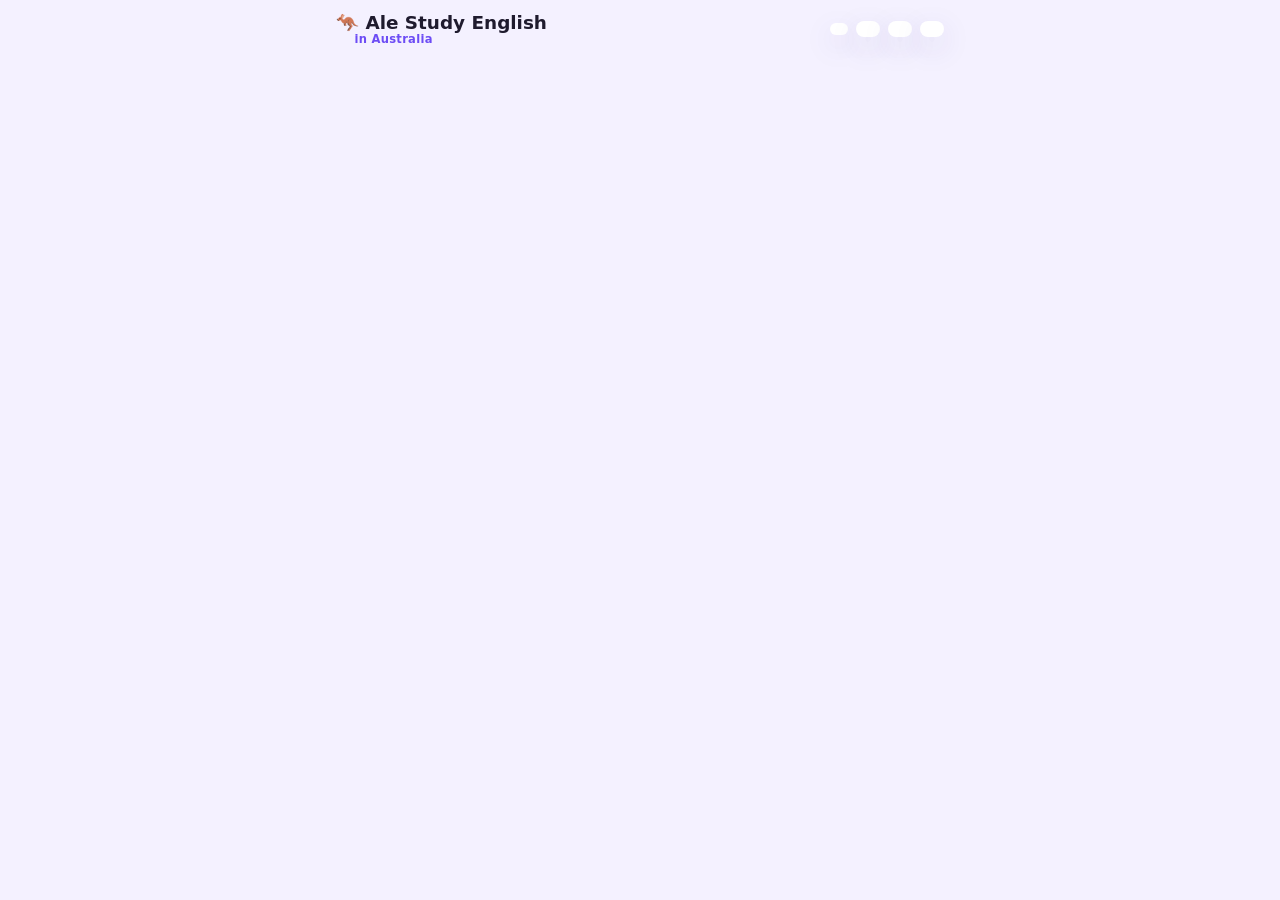
<file: index.html>
<!DOCTYPE html>
<html lang="es">
<head>
<meta charset="UTF-8">
<title>Ale Study English in Australia</title>
<!-- Abre la app directamente cuando entras a la dirección principal -->
<meta http-equiv="refresh" content="0; url=app.html">
</head>
<body>
<a href="app.html">Abrir Ale Study English in Australia</a>
</body>
</html>
</file>
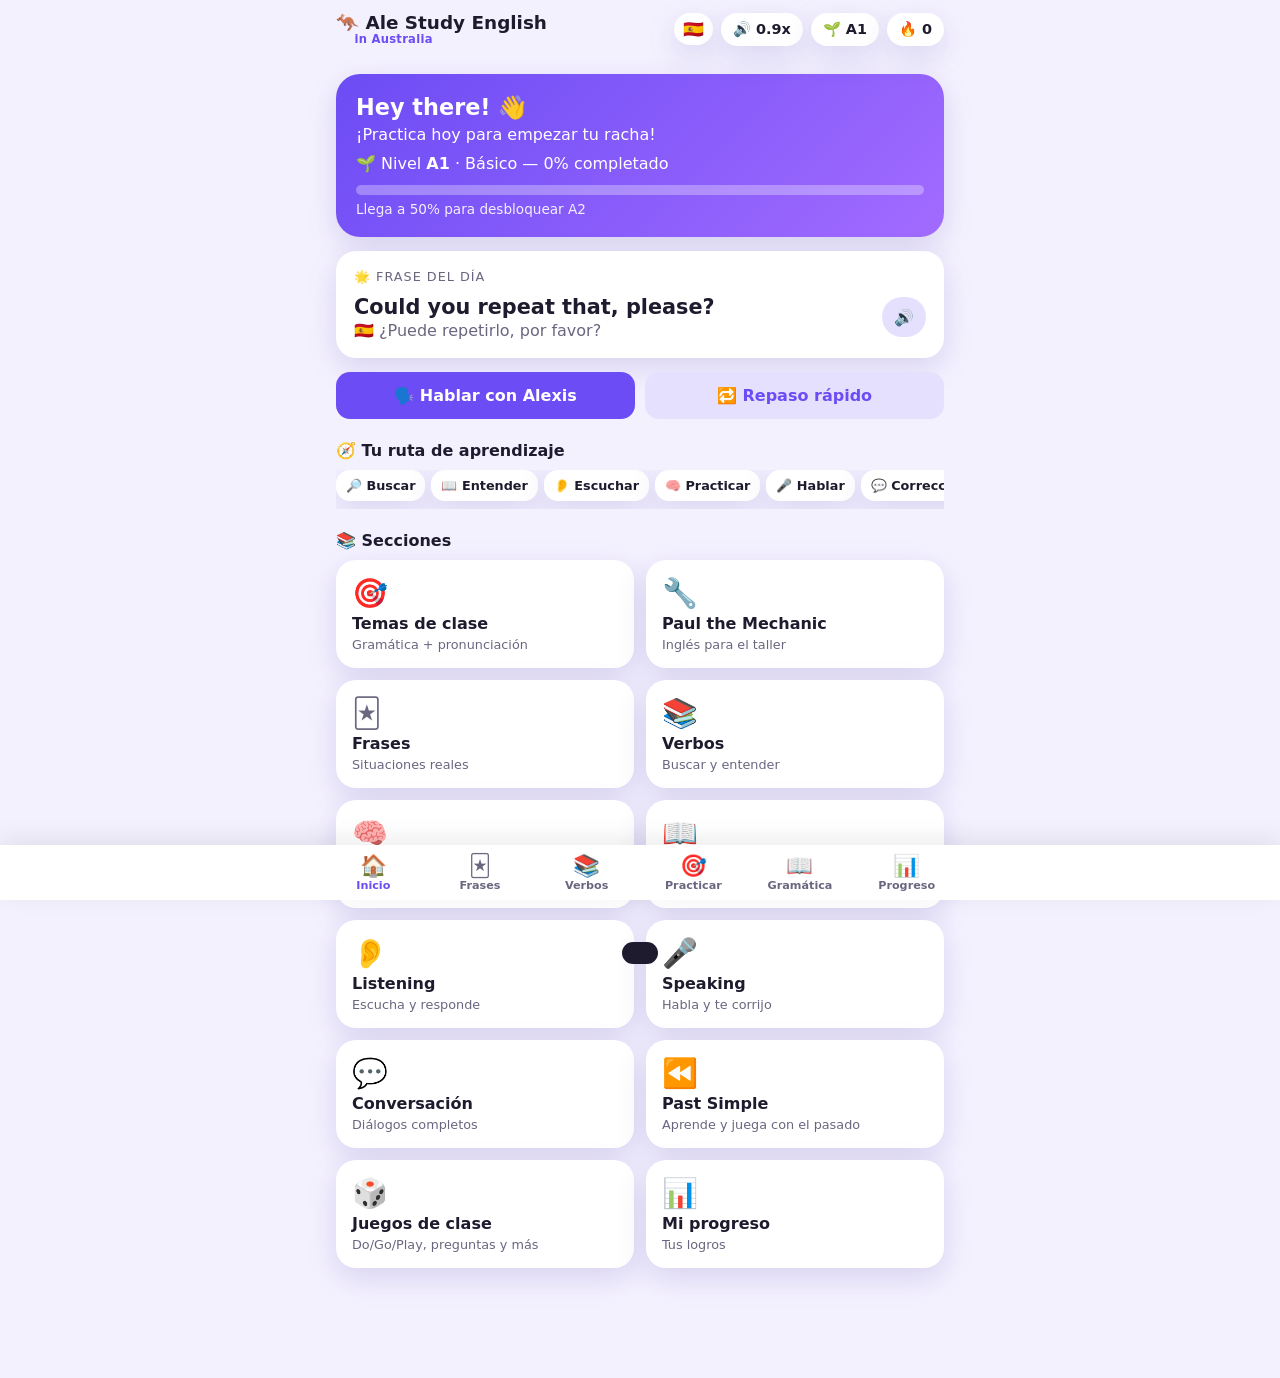
<file: app.html>
<!DOCTYPE html>
<html lang="es">
<head>
<meta charset="UTF-8">
<meta name="viewport" content="width=device-width, initial-scale=1, viewport-fit=cover">
<meta name="theme-color" content="#6c4cf5">
<meta name="apple-mobile-web-app-capable" content="yes">
<meta name="apple-mobile-web-app-title" content="Ale Study English">
<title>Ale Study English in Australia</title>
<link rel="manifest" href="manifest.json">
<link rel="icon" href="icon.svg" type="image/svg+xml">
<link rel="apple-touch-icon" href="icon.svg">
<link rel="stylesheet" href="css/styles.css">
</head>
<body>
  <!-- Encabezado: logo, nivel y racha -->
  <header class="topbar">
    <div class="topbar-inner">
      <span class="logo" dir="ltr">🦘 Ale Study English<small>in Australia</small></span>
      <button class="pill" id="langBtn" title="Idioma / اللغة"></button>
      <button class="pill" id="speedBtn" title="Velocidad de la voz (toca para cambiar)"></button>
      <button class="pill" id="levelBtn" title="Cambiar nivel"></button>
      <button class="pill" id="streakBtn" title="Mi progreso"></button>
    </div>
  </header>

  <!-- Aquí se dibuja la sección actual -->
  <main id="view"></main>

  <!-- Menú de abajo -->
  <nav class="bottomnav" id="bottomnav"></nav>
  <div class="toast" id="toast"></div>

  <!-- 1) Datos (frases, verbos, gramática, conversaciones) -->
  <script src="js/data/phrases.js"></script>
  <script src="js/data/verbs.js"></script>
  <script src="js/data/grammar.js"></script>
  <script src="js/data/speaking.js"></script>
  <script src="js/data/games.js"></script>
  <script src="js/data/past.js"></script>
  <script src="js/data/topics.js"></script>
  <script src="js/data/paul.js"></script>
  <!-- Idioma de ayuda: traducciones al árabe + selector de idioma -->
  <script src="js/data/ar.js"></script>
  <script src="js/i18n.js"></script>
  <!-- 2) Núcleo: progreso, audio, micrófono, corrector y ejercicios -->
  <script src="js/core.js"></script>
  <script src="js/checker.js"></script>
  <script src="js/quiz.js"></script>
  <!-- 3) Secciones -->
  <script src="js/sections/home.js"></script>
  <script src="js/sections/phrases.js"></script>
  <script src="js/sections/verbs.js"></script>
  <script src="js/sections/practice.js"></script>
  <script src="js/sections/listening.js"></script>
  <script src="js/sections/speaking.js"></script>
  <script src="js/sections/conversation.js"></script>
  <script src="js/sections/grammar.js"></script>
  <script src="js/sections/progress.js"></script>
  <script src="js/sections/tutor.js"></script>
  <script src="js/sections/games.js"></script>
  <script src="js/sections/past.js"></script>
  <script src="js/sections/topics.js"></script>
  <!-- 4) Arranque -->
  <script src="js/main.js"></script>
</body>
</html>
</file>
<file: css/styles.css>
/* =====================================================================
   Ale Study English in Australia — estilos
   Los colores están en variables (--nombre) para cambiarlos en un solo lugar.
   ===================================================================== */
:root {
  --bg: #f4f1ff;
  --card: #ffffff;
  --text: #1f1b2e;
  --muted: #6b6680;
  --accent: #6c4cf5;
  --accent-soft: #e6e0ff;
  --good: #1f9d63;
  --good-soft: #dcf5e8;
  --bad: #e5484d;
  --bad-soft: #fde4e4;
  --warn: #e08a00;
  --warn-soft: #fff0d6;
  --shadow: 0 10px 30px rgba(60, 40, 150, 0.15);

  /* Colores de los tiempos verbales */
  --pres: #1f9d63;
  --past: #e5484d;
  --pp: #8e4ec6;
  --fut: #2f7ae5;
  --ger: #e08a00;
}
@media (prefers-color-scheme: dark) {
  :root {
    --bg: #15131f;
    --card: #221f31;
    --text: #f1eefb;
    --muted: #a39fb8;
    --accent: #9b85ff;
    --accent-soft: #332c55;
    --good: #3ccf8e;
    --good-soft: #173a2a;
    --bad: #ff6b70;
    --bad-soft: #3d1d22;
    --warn: #ffb547;
    --warn-soft: #3b2d14;
    --shadow: 0 10px 30px rgba(0, 0, 0, 0.4);
    --pres: #3ccf8e;
    --past: #ff6b70;
    --pp: #bf8cf0;
    --fut: #6aa6ff;
    --ger: #ffb547;
  }
}
* { box-sizing: border-box; }
html { -webkit-text-size-adjust: 100%; }
body {
  margin: 0;
  font-family: "Segoe UI", system-ui, -apple-system, sans-serif;
  background: var(--bg);
  color: var(--text);
  min-height: 100vh;
}
button { font-family: inherit; }
[hidden] { display: none !important; }

/* ---------- Estructura ---------- */
.topbar {
  position: sticky; top: 0; z-index: 20;
  background: color-mix(in srgb, var(--bg) 88%, transparent);
  backdrop-filter: blur(10px);
}
.topbar-inner {
  max-width: 640px; margin: 0 auto; padding: 12px 16px;
  display: flex; align-items: center; gap: 8px;
}
.logo { font-weight: 800; font-size: 1.15rem; margin-inline-end: auto; cursor: pointer; line-height: 1.15; }
.logo small { display: block; font-size: 0.72rem; font-weight: 700; color: var(--accent); padding-inline-start: 1.6em; letter-spacing: 0.3px; }
.pill {
  border: none; background: var(--card); color: var(--text); box-shadow: var(--shadow);
  border-radius: 999px; padding: 8px 12px; font-weight: 700; font-size: 0.9rem; cursor: pointer;
  white-space: nowrap; flex-shrink: 0;
}
main { max-width: 640px; margin: 0 auto; padding: 8px 16px 110px; }

.bottomnav {
  position: fixed; bottom: 0; left: 0; right: 0; z-index: 20;
  background: var(--card); box-shadow: 0 -6px 24px rgba(0, 0, 0, 0.08);
  padding-bottom: env(safe-area-inset-bottom);
}
.bottomnav-inner { max-width: 640px; margin: 0 auto; display: grid; grid-template-columns: repeat(6, 1fr); }
.navbtn {
  border: none; background: none; color: var(--muted); cursor: pointer;
  padding: 10px 2px 8px; display: flex; flex-direction: column; align-items: center; gap: 2px;
  font-size: 0.7rem; font-weight: 600;
}
.navbtn .ico { font-size: 1.35rem; line-height: 1; }
.navbtn.active { color: var(--accent); }

/* ---------- Piezas comunes ---------- */
h1.page { font-size: 1.5rem; margin: 8px 0 4px; }
.lead { color: var(--muted); margin: 0 0 16px; }
.section-title { font-size: 1rem; font-weight: 800; margin: 22px 0 10px; }
.card-box { background: var(--card); border-radius: 20px; box-shadow: var(--shadow); padding: 18px; margin-bottom: 14px; }
.muted { color: var(--muted); }
.small { font-size: 0.85rem; }
.row { display: flex; align-items: center; gap: 10px; }
.spacer { flex: 1; }

.btn {
  border: none; padding: 14px 18px; border-radius: 14px; font-size: 1rem; font-weight: 700;
  cursor: pointer; color: #fff; background: var(--accent);
}
.btn:disabled { opacity: 0.5; cursor: default; }
.btn.on { background: var(--bad); animation: pulse 1.2s infinite; }
.btn.mic-lang { flex: 1; padding: 11px 6px; font-size: 0.95rem; white-space: nowrap; }
.btn.block { width: 100%; }
.btn.good { background: var(--good); }
.btn.learning, .btn.warn { background: var(--warn); }
.btn.known { background: var(--good); }
.btn.ghost { background: var(--card); color: var(--text); box-shadow: var(--shadow); }
.btn.soft { background: var(--accent-soft); color: var(--accent); }
.btn-row { display: flex; gap: 10px; flex-wrap: wrap; }
.btn-row > .btn { flex: 1; }

.icon-btn {
  border: none; background: var(--accent-soft); color: var(--accent);
  border-radius: 999px; min-width: 40px; height: 40px; padding: 0 12px; cursor: pointer;
  font-size: 1rem; font-weight: 700; flex-shrink: 0;
}
.chip {
  border: none; background: var(--card); color: var(--text);
  padding: 9px 14px; border-radius: 999px; cursor: pointer; white-space: nowrap;
  font-size: 0.9rem; box-shadow: var(--shadow);
}
.chip.active { background: var(--accent); color: #fff; }
.chips { display: flex; gap: 6px; overflow-x: auto; padding: 2px 2px 10px; margin-bottom: 8px; scrollbar-width: thin; }
.tag { display: inline-block; font-size: 0.7rem; font-weight: 800; padding: 3px 8px; border-radius: 999px; color: #fff; letter-spacing: 0.3px; }
.tag.irregular { background: var(--warn); }
.tag.regular { background: var(--good); }
.tag.level { background: var(--accent-soft); color: var(--accent); }
.tag.locked { background: var(--muted); }

.search {
  width: 100%; padding: 15px 16px; font-size: 1.05rem; border-radius: 16px; border: 2px solid transparent;
  background: var(--card); color: var(--text); box-shadow: var(--shadow); outline: none;
}
.search:focus, .answer-input:focus { border-color: var(--accent); }

.bar { height: 10px; background: var(--accent-soft); border-radius: 999px; overflow: hidden; }
.bar > div { height: 100%; background: var(--accent); border-radius: 999px; transition: width 0.4s; }
.bar.good > div { background: var(--good); }

.empty { text-align: center; color: var(--muted); padding: 30px 10px; }

.toast {
  position: fixed; bottom: 96px; left: 50%; transform: translateX(-50%) translateY(160px);
  background: var(--text); color: var(--bg); padding: 11px 18px; border-radius: 999px;
  transition: transform 0.3s; font-weight: 700; z-index: 50; text-align: center;
  width: max-content; max-width: calc(100vw - 32px); font-size: 0.92rem;
}
.toast.show { transform: translateX(-50%) translateY(0); }

/* Ventana emergente (sheet) */
.sheet-backdrop { position: fixed; inset: 0; background: rgba(0, 0, 0, 0.45); z-index: 40; display: flex; align-items: flex-end; justify-content: center; }
.sheet { background: var(--bg); width: 100%; max-width: 640px; border-radius: 24px 24px 0 0; padding: 20px 16px 28px; max-height: 88vh; overflow-y: auto; }
@media (min-width: 700px) { .sheet-backdrop { align-items: center; } .sheet { border-radius: 24px; } }
.sheet h2 { margin: 0 0 12px; font-size: 1.25rem; }

/* ---------- Inicio ---------- */
.hero { background: linear-gradient(135deg, var(--accent), #a26bff); color: #fff; border-radius: 24px; padding: 20px; box-shadow: var(--shadow); margin: 8px 0 14px; }
.hero h2 { margin: 0 0 4px; font-size: 1.4rem; }
.hero .bar { background: rgba(255, 255, 255, 0.3); margin-top: 12px; }
.hero .bar > div { background: #fff; }
.path { display: flex; gap: 6px; overflow-x: auto; padding-bottom: 8px; }
.path a { text-decoration: none; color: var(--text); background: var(--card); box-shadow: var(--shadow); border-radius: 14px; padding: 8px 10px; font-size: 0.8rem; font-weight: 700; white-space: nowrap; }
.tiles { display: grid; grid-template-columns: 1fr 1fr; gap: 12px; }
.tile {
  border: none; text-align: start; background: var(--card); color: var(--text); box-shadow: var(--shadow);
  border-radius: 20px; padding: 16px; cursor: pointer; min-height: 104px; display: flex; flex-direction: column; gap: 4px;
}
.tile .ico { font-size: 1.8rem; }
.tile b { font-size: 1rem; }
.tile span { color: var(--muted); font-size: 0.8rem; }
.tile.locked { opacity: 0.55; }

/* ---------- Flashcards de frases ---------- */
.stats { display: flex; gap: 8px; justify-content: center; margin-bottom: 14px; flex-wrap: wrap; }
.stat { background: var(--card); border-radius: 999px; padding: 6px 12px; font-size: 0.9rem; box-shadow: var(--shadow); }
.card-wrap { perspective: 1000px; margin: 10px 0 16px; }
.flash { position: relative; height: 320px; cursor: pointer; transform-style: preserve-3d; transition: transform 0.5s; }
.flash.flipped { transform: rotateY(180deg); }
.face {
  position: absolute; inset: 0; backface-visibility: hidden; -webkit-backface-visibility: hidden;
  background: var(--card); border-radius: 22px; box-shadow: var(--shadow);
  display: flex; flex-direction: column; align-items: center; justify-content: center; padding: 24px; text-align: center;
}
.face.back { transform: rotateY(180deg); }
.label { font-size: 0.8rem; text-transform: uppercase; letter-spacing: 1px; color: var(--muted); margin-bottom: 10px; }
.big { font-size: 1.7rem; font-weight: 800; line-height: 1.3; }
.example { margin-top: 14px; color: var(--muted); font-style: italic; }
.hint { position: absolute; bottom: 14px; font-size: 0.8rem; color: var(--muted); }
.badge { position: absolute; top: 14px; inset-inline-end: 16px; font-size: 1.2rem; }
.badge-left { position: absolute; top: 14px; inset-inline-start: 16px; }
.face .btn-row { margin-top: 16px; justify-content: center; }
.face .btn-row .icon-btn { height: 44px; }
.actions { display: grid; grid-template-columns: 1fr 1fr; gap: 10px; }
.nav { display: flex; justify-content: space-between; margin-top: 12px; gap: 10px; }
.nav .btn { flex: 1; padding: 12px 6px; font-size: 0.9rem; }
.progress-mini { height: 8px; background: var(--accent-soft); border-radius: 999px; overflow: hidden; margin-bottom: 6px; }
.progress-mini div { height: 100%; background: var(--accent); transition: width 0.3s; }
.counter { text-align: center; color: var(--muted); font-size: 0.85rem; }
.keys { text-align: center; color: var(--muted); font-size: 0.8rem; margin-top: 16px; }

/* ---------- Verbos ---------- */
.filters { display: flex; gap: 6px; margin: 12px 0; flex-wrap: wrap; align-items: center; }
.result-count { color: var(--muted); font-size: 0.85rem; margin-inline-start: auto; }
.verb { background: var(--card); border-radius: 22px; box-shadow: var(--shadow); padding: 16px; margin-bottom: 14px; }
.verb-head { display: flex; align-items: center; gap: 10px; margin-bottom: 12px; cursor: pointer; }
.verb-title { font-size: 1.35rem; font-weight: 800; letter-spacing: 0.3px; }
.verb-title .es { color: var(--muted); font-weight: 600; font-size: 1rem; }
.verb-tags { margin-inline-start: auto; display: flex; gap: 4px; flex-wrap: wrap; justify-content: flex-end; }
.match-note { background: var(--accent-soft); color: var(--accent); border-radius: 10px; padding: 6px 10px; font-size: 0.82rem; font-weight: 600; margin-bottom: 10px; }
.forms { display: flex; flex-direction: column; gap: 6px; }
.form-row {
  display: flex; align-items: center; gap: 10px; padding: 9px 10px; border-radius: 14px;
  background: var(--bg); border-inline-start: 5px solid var(--c);
}
.form-row .fname { width: 104px; flex-shrink: 0; white-space: nowrap; font-size: 0.72rem; font-weight: 800; color: var(--c); text-transform: uppercase; letter-spacing: 0.3px; }
.form-row .fval { font-weight: 700; font-size: 1.02rem; flex: 1; }
.form-row .fval small { color: var(--muted); font-weight: 600; }
.form-row.memo { background: color-mix(in srgb, var(--c) 14%, var(--card)); }
.form-row .memo-tag { font-size: 0.68rem; font-weight: 800; color: var(--c); white-space: nowrap; }
.form-row .icon-btn { min-width: 34px; height: 34px; padding: 0; font-size: 0.9rem; }
.verb-head { flex-wrap: wrap; }
.verb-title { min-width: 0; overflow-wrap: anywhere; }
.form-row .fval { min-width: 0; overflow-wrap: anywhere; }

/* 📱 Teléfonos angostos: la etiqueta arriba, el verbo y el 🔊 abajo */
@media (max-width: 440px) {
  .logo { font-size: 0.95rem; white-space: nowrap; overflow: hidden; text-overflow: ellipsis; min-width: 0; }
  .topbar-inner { gap: 6px; }
  .pill { padding: 7px 9px; font-size: 0.82rem; }
  .form-row { flex-wrap: wrap; row-gap: 2px; padding: 8px 10px; }
  .form-row .fname { width: 100%; }
  .verb-title { font-size: 1.15rem; }
  .verb-title .es { font-size: 0.9rem; }
  .big { font-size: 1.45rem; }
  .q-prompt { font-size: 1.15rem; }
  .nav .btn { font-size: 0.82rem; padding: 12px 4px; }
}
@media (max-width: 350px) {
  .logo { font-size: 0.86rem; }
}
/* En celulares muy chicos, la racha se ve en Inicio y Progreso: se oculta arriba para que quepa el nombre */
@media (max-width: 440px) {
  #streakBtn { display: none; }
}
.c-pres { --c: var(--pres); } .c-past { --c: var(--past); } .c-pp { --c: var(--pp); } .c-fut { --c: var(--fut); } .c-ger { --c: var(--ger); }
.verb-actions { display: flex; gap: 8px; margin-top: 12px; }
.verb-actions .btn { flex: 1; padding: 11px; font-size: 0.92rem; }
.ex { display: flex; gap: 10px; align-items: flex-start; padding: 12px; border-radius: 14px; background: var(--bg); border-inline-start: 5px solid var(--c); margin-bottom: 8px; }
.ex .en { font-weight: 600; }
.ex .en b { color: var(--c); }
.ex .es { color: var(--muted); font-size: 0.9rem; margin-top: 2px; }
.ex .text { flex: 1; }
.ex .btns { display: flex; gap: 6px; }
.ex .icon-btn { min-width: 36px; height: 36px; padding: 0; }
.mastery { display: flex; gap: 4px; align-items: center; font-size: 0.85rem; color: var(--muted); }
.dot { width: 10px; height: 10px; border-radius: 50%; background: var(--accent-soft); display: inline-block; }
.dot.on { background: var(--good); }

/* ---------- Quiz / ejercicios ---------- */
.quiz-top { display: flex; align-items: center; gap: 10px; margin-bottom: 14px; }
.quiz-top .bar { flex: 1; }
.quiz-card { background: var(--card); border-radius: 22px; box-shadow: var(--shadow); padding: 22px 18px; }
.q-tag { display: inline-block; font-size: 0.75rem; font-weight: 800; color: var(--c, var(--accent)); background: color-mix(in srgb, var(--c, var(--accent)) 14%, var(--card)); padding: 4px 10px; border-radius: 999px; margin-bottom: 10px; }
.q-prompt { font-size: 1.3rem; font-weight: 700; line-height: 1.4; margin-bottom: 6px; }
.q-sub { color: var(--muted); margin-bottom: 16px; }
.blank { display: inline-block; min-width: 70px; border-bottom: 3px solid var(--accent); color: var(--accent); text-align: center; }
.answer-input {
  width: 100%; padding: 15px; font-size: 1.15rem; border-radius: 14px; border: 2px solid var(--accent-soft);
  background: var(--bg); color: var(--text); outline: none; margin-bottom: 12px;
}
.options { display: grid; gap: 10px; margin-bottom: 12px; }
.option {
  border: 2px solid var(--accent-soft); background: var(--bg); color: var(--text); border-radius: 14px;
  padding: 14px; font-size: 1.02rem; font-weight: 600; cursor: pointer; text-align: start;
}
.option.correct { border-color: var(--good); background: var(--good-soft); }
.option.wrong { border-color: var(--bad); background: var(--bad-soft); }
.feedback { border-radius: 16px; padding: 14px; margin: 12px 0; }
.feedback.ok { background: var(--good-soft); }
.feedback.no { background: var(--bad-soft); }
.feedback .fb-title { font-weight: 800; font-size: 1.1rem; margin-bottom: 4px; }
.audio-prompt { display: flex; justify-content: center; gap: 12px; margin: 10px 0 18px; }
.audio-prompt .icon-btn { height: 64px; min-width: 64px; font-size: 1.6rem; }
.w-ok { color: var(--good); font-weight: 700; }
.w-bad { color: var(--bad); font-weight: 700; text-decoration: underline wavy; }
.result-big { font-size: 3rem; text-align: center; margin: 10px 0; }

/* ---------- Micrófono ---------- */
.mic-wrap { text-align: center; margin: 12px 0; }
.mic {
  width: 88px; height: 88px; border-radius: 50%; border: none; font-size: 2.2rem; cursor: pointer;
  background: var(--accent); color: #fff; box-shadow: var(--shadow); transition: transform 0.2s;
}
.mic.on { background: var(--bad); animation: pulse 1.2s infinite; }
@keyframes pulse { 0%, 100% { transform: scale(1); } 50% { transform: scale(1.08); } }
.mic-status { color: var(--muted); font-size: 0.9rem; margin-top: 8px; min-height: 1.2em; }
.transcript { font-size: 1.1rem; font-weight: 600; margin-top: 8px; min-height: 1.4em; }
.type-row { display: flex; gap: 8px; margin-top: 10px; }
.type-row input { flex: 1; padding: 13px; border-radius: 14px; border: 2px solid var(--accent-soft); background: var(--bg); color: var(--text); font-size: 1rem; outline: none; }
.type-row input:focus { border-color: var(--accent); }
.issue { background: var(--bg); border-radius: 14px; padding: 12px; margin-bottom: 8px; }
.issue .wrong { color: var(--bad); }
.issue .right { color: var(--good); font-weight: 700; }
.issue .why { color: var(--muted); font-size: 0.9rem; margin-top: 4px; }

/* ---------- Conversación (chat) ---------- */
.chat { display: flex; flex-direction: column; gap: 10px; margin: 10px 0 14px; }
.bubble { max-width: 85%; padding: 12px 14px; border-radius: 18px; line-height: 1.4; }
.bubble.bot { background: var(--card); box-shadow: var(--shadow); align-self: flex-start; border-end-start-radius: 6px; }
.bubble.me { background: var(--accent); color: #fff; align-self: flex-end; border-end-end-radius: 6px; }
.bubble.tip { background: var(--warn-soft); align-self: flex-end; font-size: 0.88rem; border-radius: 14px; }
.bubble .es { color: var(--muted); font-size: 0.85rem; margin-top: 4px; }
.bubble .icon-btn { min-width: 30px; height: 30px; padding: 0; font-size: 0.8rem; margin-inline-start: 6px; vertical-align: middle; }
.suggestions { display: flex; gap: 6px; flex-wrap: wrap; margin-bottom: 8px; }
.suggestions .chip { font-size: 0.82rem; box-shadow: none; background: var(--accent-soft); color: var(--accent); }
.composer { position: sticky; bottom: 76px; background: var(--card); border-radius: 22px; box-shadow: var(--shadow); padding: 12px; }
.composer .row { gap: 8px; }
.composer input { flex: 1; padding: 13px; border-radius: 14px; border: 2px solid var(--accent-soft); background: var(--bg); color: var(--text); font-size: 1rem; outline: none; min-width: 0; }
.composer .mic { width: 50px; height: 50px; font-size: 1.3rem; flex-shrink: 0; }

/* ---------- Listas (temas, lecciones, escenarios) ---------- */
.list-item {
  display: flex; align-items: center; gap: 14px; background: var(--card); border-radius: 18px; box-shadow: var(--shadow);
  padding: 14px 16px; margin-bottom: 10px; cursor: pointer; border: none; width: 100%; text-align: start; color: var(--text);
}
.list-item .ico { font-size: 1.8rem; }
.list-item .txt { flex: 1; }
.list-item .txt b { display: block; font-size: 1rem; }
.list-item .txt span { color: var(--muted); font-size: 0.82rem; }
.list-item.locked { opacity: 0.55; }
.level-group { font-weight: 800; color: var(--muted); font-size: 0.85rem; margin: 18px 4px 8px; text-transform: uppercase; letter-spacing: 0.5px; }

/* Gramática */
.formula { display: flex; flex-wrap: wrap; gap: 6px; align-items: center; margin: 8px 0; }
.formula span { background: var(--accent-soft); color: var(--accent); font-weight: 800; padding: 8px 12px; border-radius: 12px; }
.formula i { font-style: normal; color: var(--muted); font-weight: 800; }
.explain li { margin-bottom: 6px; }

/* ---------- Juegos de clase ---------- */
.dgp-btns { display: grid; grid-template-columns: repeat(3, 1fr); gap: 10px; margin: 18px 0 6px; }
.btn.dgp { font-size: 1.15rem; padding: 18px 4px; letter-spacing: 1px; }
.answer-line {
  min-height: 58px; border: 2px dashed var(--accent-soft); border-radius: 14px; padding: 8px;
  display: flex; flex-wrap: wrap; gap: 6px; align-items: center; margin: 12px 0;
}
.word-tiles { display: flex; flex-wrap: wrap; gap: 8px; margin-bottom: 14px; }
.word-tile {
  border: 2px solid var(--accent-soft); background: var(--card); color: var(--text); border-radius: 12px;
  padding: 10px 14px; font-size: 1.05rem; font-weight: 700; cursor: pointer; box-shadow: var(--shadow);
}
.word-tile.on { background: var(--accent); color: #fff; border-color: var(--accent); }
.word-tile:disabled { cursor: default; }
/* El contenedor recorta el giro para que la página nunca se corra hacia el lado */
.wheel-wrap { --size: min(300px, 80vw); position: relative; width: calc(var(--size) + 12px); height: calc(var(--size) + 22px); margin: 0 auto 16px; max-width: 100%; overflow: hidden; }
.wheel {
  position: absolute; left: 6px; top: 16px; width: var(--size); height: var(--size); border-radius: 50%;
  box-shadow: var(--shadow), inset 0 0 0 6px rgba(255, 255, 255, 0.35);
}
.wheel::after { content: ""; position: absolute; inset: 38%; border-radius: 50%; background: var(--card); box-shadow: var(--shadow); }
.wheel-label {
  position: absolute; left: 50%; top: 50%; font-size: 1.7rem; line-height: 1;
  transform: translate(-50%, -50%) rotate(var(--a)) translateY(calc(var(--size) * -0.34)) rotate(calc(-1 * var(--a)));
}
.wheel-pointer { position: absolute; top: 0; left: 50%; transform: translateX(-50%); z-index: 2; font-size: 1.8rem; color: var(--text); text-shadow: 0 2px 6px rgba(0, 0, 0, 0.3); }

/* ---------- Pasado ---------- */
.timeline { display: grid; grid-template-columns: repeat(3, 1fr); gap: 6px; margin: 12px 0; }
.tl-part { background: var(--bg); border-radius: 12px; padding: 10px 6px; text-align: center; font-size: 0.9rem; display: flex; flex-direction: column; gap: 2px; }
.tl-part small { color: var(--muted); }
.tl-part.on { background: var(--past); color: #fff; }
.tl-part.on small { color: #fff; opacity: 0.9; }
.irr-grid { display: grid; grid-template-columns: repeat(auto-fill, minmax(92px, 1fr)); gap: 8px; margin: 10px 0; }
.irr {
  border: none; background: var(--bg); color: var(--text); border-radius: 12px; padding: 10px 6px; cursor: pointer;
  display: flex; flex-direction: column; align-items: center; gap: 2px; border-bottom: 3px solid var(--past);
}
.irr b { color: var(--past); font-size: 1.05rem; }
/* 🎯 Temas y 🔧 Paul: ritmo de la frase (negrita = fuerte, gris = débil) */
.stress b { font-weight: 800; }
.weak { opacity: 0.55; font-weight: 500; }
.ex:has(.stress) { flex-wrap: wrap; }
.ex:has(.stress) .text { min-width: 200px; }
.vocab-grid { display: grid; grid-template-columns: repeat(auto-fill, minmax(130px, 1fr)); gap: 8px; margin: 10px 0; }
.vocab-grid .irr { border-bottom-color: var(--accent); }
.vocab-grid .irr b { color: var(--accent); font-size: 0.98rem; }
.vocab-grid .irr small { font-size: 0.78rem; text-align: center; }
.why-box { border-inline-start: 5px solid var(--accent); }
.how-to { background: var(--accent-soft); }
.paul-intro .paul-face { font-size: 2.6rem; }
.big-play { box-shadow: 0 0 0 4px var(--accent-soft); }
.irr small { color: var(--muted); font-size: 0.72rem; }
.story { background: var(--card); border-radius: 18px; box-shadow: var(--shadow); padding: 4px 16px; margin-bottom: 14px; }
.story:empty { display: none; }
.story p { margin: 10px 0; line-height: 1.5; }
.story p b { color: var(--past); }
.story .icon-btn { min-width: 30px; height: 30px; padding: 0; font-size: 0.8rem; vertical-align: middle; }

/* ---------- 🇸🇦 Árabe (de derecha a izquierda) ---------- */
[dir="rtl"] body { font-family: "Segoe UI", "Noto Sans Arabic", Tahoma, system-ui, sans-serif; }
[dir="rtl"] .lead, [dir="rtl"] .explain, [dir="rtl"] .es, [dir="rtl"] .why { line-height: 1.7; }
/* El inglés dentro de textos en árabe se mantiene de izquierda a derecha */
[dir="rtl"] [dir="ltr"] { unicode-bidi: isolate; }
#langBtn { font-size: 1.05rem; padding: 6px 9px; }

/* ---------- Progreso ---------- */
.stat-grid { display: grid; grid-template-columns: 1fr 1fr; gap: 12px; }
.stat-card { background: var(--card); border-radius: 20px; box-shadow: var(--shadow); padding: 16px; text-align: center; }
.stat-card .num { font-size: 1.8rem; font-weight: 800; }
.stat-card .lbl { color: var(--muted); font-size: 0.82rem; }
.ring {
  width: 86px; height: 86px; border-radius: 50%; margin: 0 auto 8px; display: grid; place-items: center;
  background: conic-gradient(var(--c, var(--accent)) calc(var(--p) * 1%), var(--accent-soft) 0);
}
.ring::after { content: attr(data-label); width: 66px; height: 66px; border-radius: 50%; background: var(--card); display: grid; place-items: center; font-weight: 800; font-size: 1rem; }
.days { display: grid; grid-template-columns: repeat(14, 1fr); gap: 5px; margin-top: 10px; }
.day { aspect-ratio: 1; border-radius: 6px; background: var(--accent-soft); }
.day.on { background: var(--good); }
.day.today { outline: 2px solid var(--accent); }
.split-bar { display: flex; height: 14px; border-radius: 999px; overflow: hidden; background: var(--accent-soft); margin: 8px 0; }
.split-bar .g { background: var(--good); }
.split-bar .r { background: var(--bad); }
</file>
